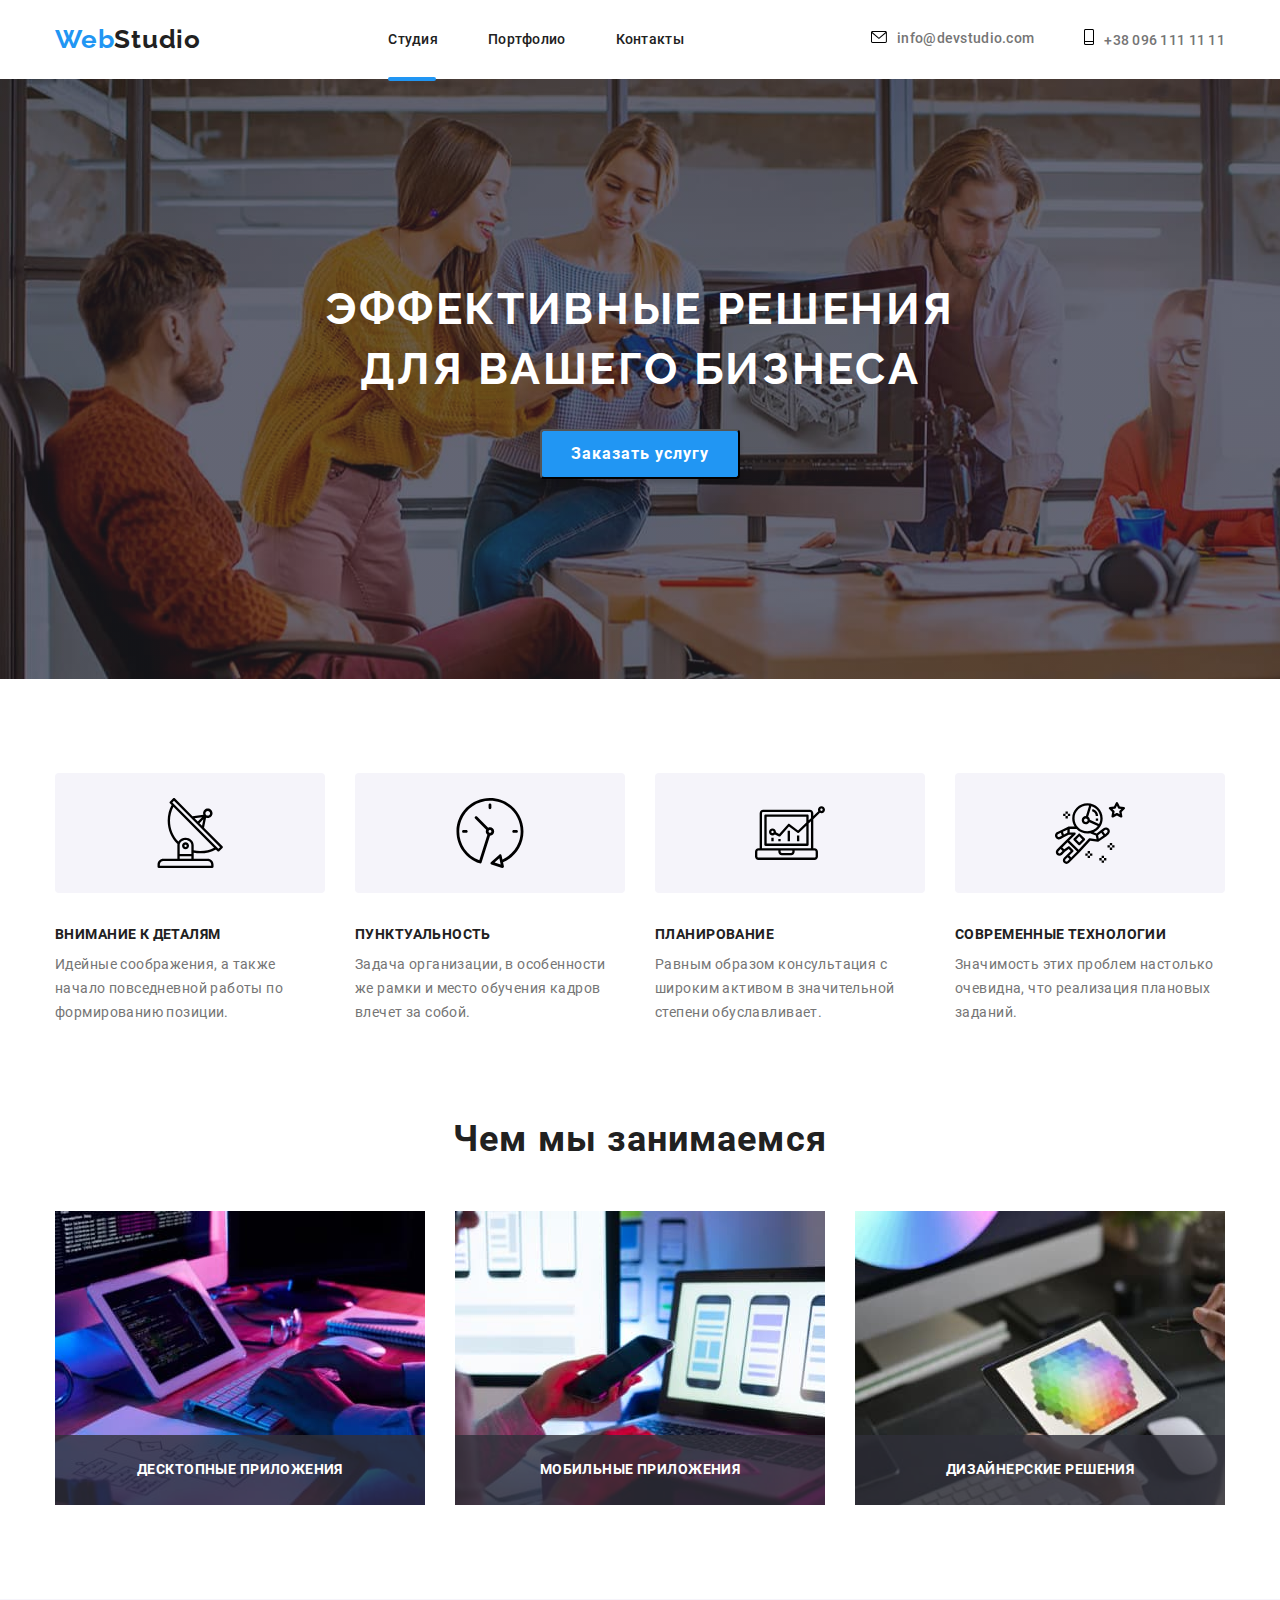
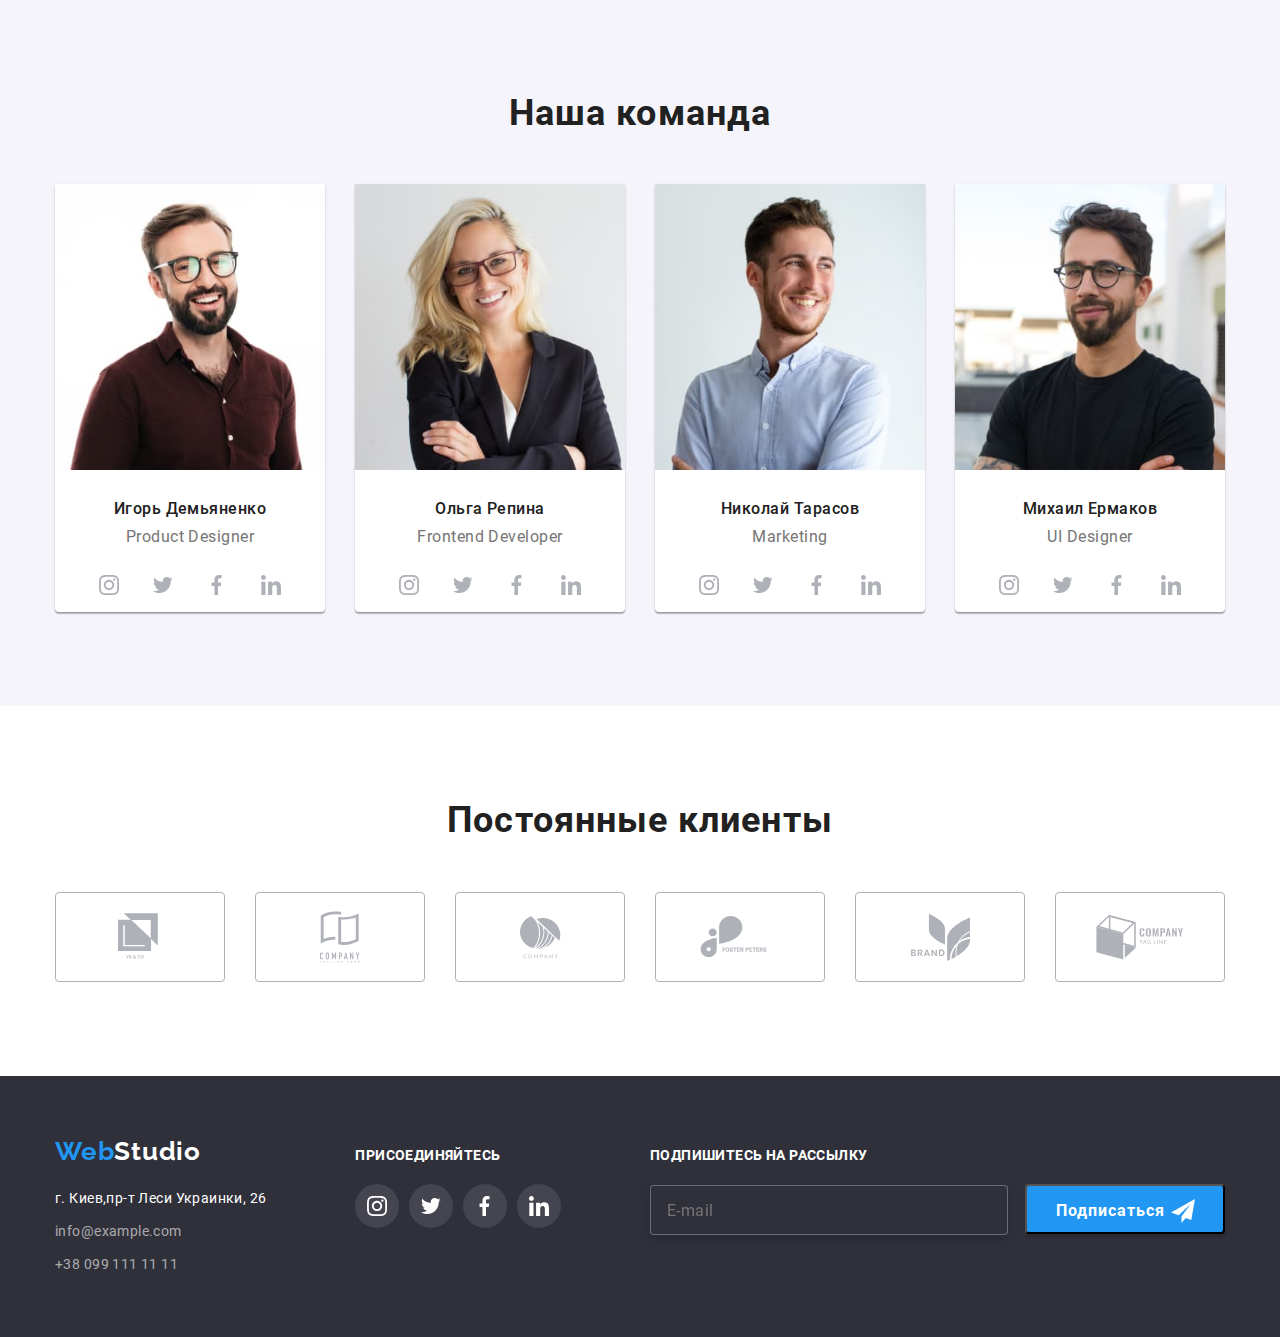
<file: index.html>
<!DOCTYPE html>
<html lang="ru">
<head>
    <meta charset="UTF-8">
    <meta http-equiv="X-UA-Compatible" content="IE=edge">
    <meta name="viewport" content="width=device-width, initial-scale=1.0">
    <title>САЙТ2</title>
    <link rel="stylesheet" href="https://cdnjs.cloudflare.com/ajax/libs/modern-normalize/1.1.0/modern-normalize.min.css">
    <link rel="stylesheet" href="./css/main.css">
</head>
<body class="body">
    
        <header class="header">
            <div class="container header__container">
            <a class="logo header__logo" href="./index.html" lang="en">Web<span class="logo__text">Studio</span></a>
            <nav class="nav">
                <ul class="nav__list">
                    <li class="nav__item nav__item--acent"><a class="nav__link nav__link--acent" href="#">Студия</a></li>
                    <li class="nav__item"><a class="nav__link" href="./portfolio.html">Портфолио</a></li>
                    <li class="nav__item"><a class="nav__link" href="#">Контакты</a></li>
                </ul>
            </nav>
            <ul class="header__list">
                <li class="header__item"><a class="header__link" href="mailto:info@devstudio.com"><svg class="header__icon" width="16" height="12"><use xlink:href="./images/sprite.svg#icon-mail"></use></svg>info@devstudio.com</a></li>
                <li class="header__item"><a class="header__link" href="tel:+380961111111"><svg class="header__icon" width="10" height="16"><use xlink:href="./images/sprite.svg#icon-phone"></use></svg>+38 096 111 11 11</a></li>
            </ul>
            </div>
            <span class="header__icon-open">
                <svg width="24px" height="16px">
                    <use xlink:href="../images/sprite.svg#burger-open"></use>
                </svg>
            </span>
            <span class="header__icon-close">
                <svg width="19px" height="19px">
                    <use xlink:href="../images/sprite.svg#burger-close"></use>
                </svg>
            </span>
        </header>
    
    
    <main>
        <!-- hero  -->
            <div class="wrap">
            <section class="hero">
                <h1 class="hero__title">Эффективные решения<br>для вашего бизнеса</h1>
                <button class="button hero__button" type="button">Заказать услугу</button>
            </section>
            </div>
        
        


        <!-- peculiarities -->
        
            <section class="peculiarities">
                <div class="container">
                <h2 class="hidden">скрыть</h2>
            
                <ul class="peculiarities__list">
                    <li class="peculiarities__item">
                        <svg class="peculiarities__image" width="270" height="120">
                            <use xlink:href="./images/sprite.svg#icon-antenna" width="70" height="70"></use>
                        </svg>
                        <p class="peculiarities__title">Внимание к деталям</p>
                        <p class="peculiarities__text">Идейные соображения, а также начало повседневной работы по формированию
                            позиции.</p>
                    </li>
                    <li class="peculiarities__item">
                        <svg class="peculiarities__image" width="270" height="120">
                            <use xlink:href="./images/sprite.svg#icon-clock" width="70" height="70"></use>
                        </svg>
                        <p class="peculiarities__title">Пунктуальность</p>
                        <p class="peculiarities__text">Задача организации, в особенности же рамки и место обучения кадров влечет за
                            собой.</p>
                    </li>
                    <li class="peculiarities__item">
                        <svg class="peculiarities__image" width="270" height="120">
                            <use xlink:href="./images/sprite.svg#icon-diagram" width="70" height="70"></use>
                        </svg>
                        <p class="peculiarities__title">Планирование</p>
                        <p class="peculiarities__text">Равным образом консультация с широким активом в значительной степени
                            обуславливает.</p>
                    </li>
                    <li class="peculiarities__item">
                        <svg class="peculiarities__image" width="270" height="120">
                            <use xlink:href="./images/sprite.svg#icon-astronaut" width="70" height="70"></use>
                        </svg>
                        <p class="peculiarities__title">Современные технологии</p>
                        <p class="peculiarities__text">Значимость этих проблем настолько очевидна, что реализация плановых заданий.
                        </p>
                    </li>
                </ul>
                </div>
            </section>
        
        


        <!-- work -->
        
            <section class="work" >
                <div class="container">
                <h2 class="title work__title">Чем мы занимаемся</h2>
                <ul class="work__list">
                    <li class="work__item">
                        <figure class="work__figure">
                            <img class="work__image" src="./images/what-are-we-doing/desktop.jpg" 
                            srcset="./images/what-are-we-doing/desktop.jpg 370w,
                            ./images/what-are-we-doing/desktop@2x.jpg 740w,
                            ./images/what-are-we-doing/desktop@3x.jpg 1110w" 
                            sizes="370px"
                                alt="комп">
                            <figcaption class="work__text">
                                Десктопные приложения
                            </figcaption>
                        </figure>
                    </li>
                    <li class="work__item">
                        <figure class="work__figure">
                            <img class="work__image" src="./images/what-are-we-doing/mobile.jpg" srcset="./images/what-are-we-doing/mobile.jpg 370w,./images/what-are-we-doing/mobile@2x.jpg 740w,./images/what-are-we-doing/mobile@3x.jpg 1110w" sizes="370px"
                                alt="мобилка">
                            <figcaption class="work__text">
                                Мобильные приложения
                            </figcaption>
                        </figure>
                    </li>
                    <li class="work__item">
                        <figure class="work__figure">
                            <img class="work__image" src="./images/what-are-we-doing/design.jpg" srcset="./images/what-are-we-doing/design.jpg 370w,./images/what-are-we-doing/design@2x.jpg 740w,./images/what-are-we-doing/design@3x.jpg 1110w" sizes="370px"
                                alt="дизайнер">
                            <figcaption class="work__text">
                                Дизайнерские решения
                            </figcaption>
                        </figure>
                    </li>
                </ul>
                </div>
            </section>
        
       


        <!-- team -->
        
            <section class="team" > 
                <div class="container">
                <h2 class="title team__title">Наша команда</h2>
                <ul class="team__list">
                    <li class="team__item">
                        <img class="team__image" src="./images/team/igor270w.jpg" srcset="./images/team/igor270w.jpg 270w,./images/team/igor540w.jpg 540w,./images/team/igor810w.jpg 810w,./images/team/igor354w.jpg 354w,./images/team/igor708w.jpg 708w,./images/team/igor1062w.jpg 1062w,./images/team/igor450w.jpg 450w,./images/team/igor900w.jpg 900w,./images/team/igor1350w.jpg 1350w" 
                        sizes="(min-width: 1600px) 270px,
                               (min-width: 768px)  354px,
                               (min-width: 480px)  450px"
                        alt="Игорь">
                        <h3 class="team__short-title">Игорь Демьяненко</h3>
                        <p class="team__text">Product Designer</p>
                        <ul class="social-list">
                            <li class="social-list__item">
                                <a class="social-list__link" href="">
                                    <svg class="social-list__icon" width="20" height="20" >
                                        <use  xlink:href="./images/sprite.svg#icon-instagram"  ></use>
                                    </svg>
                                </a>
                            </li>
                            <li class="social-list__item">
                                <a class="social-list__link" href="">
                                    <svg class="social-list__icon" width="20" height="20">
                                        <use  xlink:href="./images/sprite.svg#icon-twitter"></use>
                                    </svg>
                                </a>
                            </li>
                            <li class="social-list__item">
                                <a class="social-list__link" href="">
                                    <svg class="social-list__icon" width="20" height="20">
                                        <use  xlink:href="./images/sprite.svg#icon-facebook"></use>
                                    </svg>
                                </a>
                            </li>
                            <li class="social-list__item">
                                <a class="social-list__link" href="">
                                    <svg class="social-list__icon" width="20" height="20">
                                        <use  xlink:href="./images/sprite.svg#icon-linkedin"></use>
                                    </svg>
                                </a>
                            </li>
                        </ul>
                    </li>
                    <li class="team__item">
                        <img class="team__image" src="./images/team/olga270w.jpg" srcset="./images/team/olga270w.jpg 270w,./images/team/olga540w.jpg 540w,./images/team/olga810w.jpg 810w,./images/team/olga354w.jpg 354w,./images/team/olga708w.jpg 708w,./images/team/olga1062w.jpg 1062w,./images/team/olga450w.jpg 450w,./images/team/olga900w.jpg 900w,./images/team/olga1350w.jpg 1350w"
                        sizes="(min-width:1600px) 270px,
                               (min-width:768px) 354px,
                               (min-width:480px) 450px" 
                               alt="Ольга">
                        <h3 class="team__short-title">Ольга Репина</h3>
                        <p class="team__text">Frontend Developer</p>
                        <ul class="social-list">
                            <li class="social-list__item">
                                <a class="social-list__link" href="">
                                    <svg class="social-list__icon" width="20" height="20">
                                        <use xlink:href="./images/sprite.svg#icon-instagram"></use>
                                    </svg>
                                </a>
                            </li>
                            <li class="social-list__item">
                                <a class="social-list__link" href="">
                                    <svg class="social-list__icon" width="20" height="20">
                                        <use xlink:href="./images/sprite.svg#icon-twitter"></use>
                                    </svg>
                                </a>
                            </li>
                            <li class="social-list__item">
                                <a class="social-list__link" href="">
                                    <svg class="social-list__icon" width="20" height="20">
                                        <use xlink:href="./images/sprite.svg#icon-facebook"></use>
                                    </svg>
                                </a>
                            </li>
                            <li class="social-list__item">
                                <a class="social-list__link" href="">
                                    <svg class="social-list__icon" width="20" height="20">
                                        <use xlink:href="./images/sprite.svg#icon-linkedin"></use>
                                    </svg>
                                </a>
                            </li>
                        </ul>
                    </li>
                    <li class="team__item">
                        <img class="team__image" src="./images/team/nikolay270w.jpg" srcset="./images/team/nikolay270w.jpg 270w,./images/team/nikolay540w.jpg 540w,./images/team/nikolay810w.jpg 810w,./images/team/nikolay354w.jpg 354w,./images/team/nikolay708w.jpg 708w, ./images/team/nikolay1062w.jpg 1062w,./images/team/nikolay450w.jpg 450w,./images/team/nikolay900w.jpg 900w,./images/team/nikolay1350w.jpg 1350w"
                        sizes="(min-width:1600px) 270px,
                               (min-width:768px) 354px,
                               (min-width:480px) 450px" alt="Коля">
                        <h3 class="team__short-title">Николай Тарасов</h3>
                        <p class="team__text">Marketing</p>
                        <ul class="social-list">
                            <li class="social-list__item">
                                <a class="social-list__link" href="">
                                    <svg class="social-list__icon" width="20" height="20">
                                        <use xlink:href="./images/sprite.svg#icon-instagram"></use>
                                    </svg>
                                </a>
                            </li>
                            <li class="social-list__item">
                                <a class="social-list__link" href="">
                                    <svg class="social-list__icon" width="20" height="20">
                                        <use xlink:href="./images/sprite.svg#icon-twitter"></use>
                                    </svg>
                                </a>
                            </li>
                            <li class="social-list__item">
                                <a class="social-list__link" href="">
                                    <svg class="social-list__icon" width="20" height="20">
                                        <use xlink:href="./images/sprite.svg#icon-facebook"></use>
                                    </svg>
                                </a>
                            </li>
                            <li class="social-list__item">
                                <a class="social-list__link" href="">
                                    <svg class="social-list__icon" width="20" height="20">
                                        <use xlink:href="./images/sprite.svg#icon-linkedin"></use>
                                    </svg>
                                </a>
                            </li>
                        </ul>
                    </li>
                    <li class="team__item">
                        <img class="team__image" src="./images/team/michael270w.jpg" srcset="./images/team/michael270w.jpg 270w,./images/team/michael540w.jpg 540w,./images/team/michael810w.jpg 810w,./images/team/michael354w.jpg 354w,./images/team/michael708w.jpg 708w, ./images/team/michael1062w.jpg 1062w,./images/team/michael450w.jpg 450w,./images/team/michael900w.jpg 900w,./images/team/michael1350w.jpg 1350w"
                        sizes="(min-width:1600px) 270px,
                               (min-width:768px) 354px,
                               (min-width:480px) 450px " alt="Миша">
                        <h3 class="team__short-title">Михаил Ермаков</h3>
                        <p class="team__text">UI Designer</p>
                        <ul class="social-list">
                            <li class="social-list__item">
                                <a class="social-list__link" href="">
                                    <svg class="social-list__icon" width="20" height="20">
                                        <use xlink:href="./images/sprite.svg#icon-instagram"></use>
                                    </svg>
                                </a>
                            </li>
                            <li class="social-list__item">
                                <a class="social-list__link" href="">
                                    <svg class="social-list__icon" width="20" height="20">
                                        <use xlink:href="./images/sprite.svg#icon-twitter"></use>
                                    </svg>
                                </a>
                            </li>
                            <li class="social-list__item">
                                <a class="social-list__link" href="">
                                    <svg class="social-list__icon" width="20" height="20">
                                        <use xlink:href="./images/sprite.svg#icon-facebook"></use>
                                    </svg>
                                </a>
                            </li>
                            <li class="social-list__item">
                                <a class="social-list__link" href="">
                                    <svg class="social-list__icon" width="20" height="20">
                                        <use xlink:href="./images/sprite.svg#icon-linkedin"></use>
                                    </svg>
                                </a>
                            </li>
                        </ul>
                    </li>
                </ul>
                </div>
            </section>
        
        


        <!-- Regular customers -->
        
            <section class="clients" >
                <div class="container">
                <h2 class="title clients__title">Постоянные клиенты</h2>
                <ul class="clients__list">
                    <li class="clients__item">
                        <a href="" class="clients__link">
                            <svg class="clients__image" width="44px" height="49px" >
                                <use  xlink:href="./images/sprite.svg#icon-logo1" ></use>
                            </svg>
                        </a>
                    </li>
                    <li class="clients__item">
                       <a href="" class="clients__link">
                            <svg class="clients__image" width="40px" height="52px">
                                <use  xlink:href="./images/sprite.svg#icon-logo2" ></use>
                            </svg>
                       </a>
                    </li>
                    <li class="clients__item">
                        <a href="" class="clients__link">
                            <svg class="clients__image" width="41px" height="43px">
                                <use xlink:href="./images/sprite.svg#icon-logo3"></use>
                            </svg>
                        </a>
                    </li>
                    <li class="clients__item">
                        <a href="" class="clients__link">
                            <svg class="clients__image" width="80px" height="42px">
                                <use xlink:href="./images/sprite.svg#icon-logo4"></use>
                            </svg>
                        </a>
                    </li>
                    <li class="clients__item">
                        <a href="" class="clients__link">
                            <svg class="clients__image" width="59px" height="47px">
                                <use xlink:href="./images/sprite.svg#icon-logo5"></use>
                            </svg>
                        </a>
                    </li>
                    <li class="clients__item">
                        <a href="" class="clients__link">
                            <svg class="clients__image"  width="88px" height="45px">
                                <use xlink:href="./images/sprite.svg#icon-logo6"></use>
                            </svg>
                        </a>
                    </li>
                </ul>
                </div>
            </section>
        
       
    </main>
    
        <footer class="footer" >
            <div class="container footer__container">
                <div class="wrap-address">
                    <a class="logo footer__logo" href="./index.html" lang="en">Web<span
                            class="logo__text logo__text--white">Studio</span></a>
                    <address class="address footer__adrress">
                        <ul class="address__list">
                            <li class="address__item">
                                <a class="address__link address__link--white" href="https://goo.gl/maps/m3iPj75iMBvsvAfs8"
                                    target="blank" rel="noreferrer noopener">г. Киев,пр-т Леси Украинки, 26</a>
                            </li>
                            <li class="address__item">
                                <a class="address__link" href="mailto:info@example.com">info@example.com</a>
                            </li>
                            <li class="address__item">
                                <a class="address__link" href="tel:+380991111111">+38 099 111 11 11</a>
                            </li>
                        </ul>
                    </address>
                </div>
        
        
                <div class="block-join">
                    <p class="block-join__title">присоединяйтесь</p>
                    <ul class="social-list block-join__social-list">
                        <li class="social-list__item">
                            <a class="social-list__link social-list__link--gray" href="">
                                <svg class="social-list__icon social-list__icon--wite" width="20" height="20">
                                    <use xlink:href="./images/sprite.svg#icon-instagram"></use>
                                </svg>
                            </a>
                        </li>
                        <li class="social-list__item">
                            <a class="social-list__link social-list__link--gray" href="">
                                <svg class="social-list__icon social-list__icon--wite" width="20" height="20">
                                    <use xlink:href="./images/sprite.svg#icon-twitter"></use>
                                </svg>
                            </a>
                        </li>
                        <li class="social-list__item">
                            <a class="social-list__link social-list__link--gray" href="">
                                <svg class="social-list__icon social-list__icon--wite" width="20" height="20">
                                    <use xlink:href="./images/sprite.svg#icon-facebook"></use>
                                </svg>
                            </a>
                        </li>
                        <li class="social-list__item">
                            <a class="social-list__link social-list__link--gray" href="">
                                <svg class="social-list__icon social-list__icon--wite" width="20" height="20">
                                    <use xlink:href="./images/sprite.svg#icon-linkedin"></use>
                                </svg>
                            </a>
                        </li>
                    </ul>
                </div>
                <div class="block-subscribe">
                    <p class="block-subscribe__title">Подпишитесь на рассылку</p>
                    <div class="wrap-form">
                        <form class="form block-subscribe__form">
                            <input class="form__input" type="text" placeholder="E-mail">
                            <button class="button block-subscribe__button" type="reset">Подписаться
                                <svg class="block-subscribe__icon" width="24px" height="24px">
                                    <use xlink:href="./images/sprite.svg#icon-telegram"></use>
                                </svg>
                            </button>
                        </form>
                    </div>
                </div>
            </div>
        </footer>
    <div class="backdrop">
        <div class="modal">
            <p class="modal__title">
                Оставьте свои данные, мы вам перезвоним
            </p>
            <form class="modal__form">
                <label class="modal__label">
                    Имя
                    <span class="modal__wrap" >
                        <input class="modal__input" type="text" name="name" />
                        <svg class="modal__icon" width="18px" height="18px">
                            <use xlink:href="./images/sprite.svg#icon-person"></use>
                        </svg>
                    </span>
                    
                </label>
                <label class="modal__label">
                    <span>Телефон</span>
                    <span class="modal__wrap">
                        <input class="modal__input" type="tel" name="tel" />
                        <svg class="modal__icon" width="18px" height="18px">
                            <use xlink:href="./images/sprite.svg#phone-black"></use>
                        </svg>
                    </span>
                </label>
                <label class="modal__label">
                    <span>Почта</span>
                    <span class="modal__wrap">
                        <input class="modal__input" type="text" name="mail" />
                        <svg class="modal__icon" width="18px" height="18px">
                            <use xlink:href="./images/sprite.svg#email-black"></use>
                        </svg>
                    </span>
                </label>
                <label class="modal__label ">
                    Комментарий
                    <textarea class="modal__textarea" name="feedback" rows="5" placeholder="Введите текст"></textarea>
                </label>
                <div class="modal__checkbox-wrap">
                    <label class="modal__label-checkbox" >
                        <span class="modal__checkbox "></span>
                        <span class="modal__checkbox modal__checkbox--active"></span>
                    </label>
                    <p class="modal__text">Соглашаюсь с рассылкой и принимаю <a class="modal__link">Условия договора</a></p>
                </div>
                <span class="modal__close" tabindex="0">
                    <svg class="modal__close-icon" width="18px" height="18px">
                        <use xlink:href="./images/sprite.svg#icon-close"></use>
                    </svg>
                </span>
                <button class="button modal__button" tabindex="0" type="reset">Отправить</button>
            </form>
        </div>
    </div>
    <div class="burger-menu">
        <div class="burger">
            <nav class="burger__nav">
                <ul class="burger__list">
                    <li class="burger__item"><a class="burger__link burger__link--acent" href="#">Студия</a></li>
                    <li class="burger__item"><a class="burger__link" href="./portfolio.html">Портфолио</a></li>
                    <li class="burger__item"><a class="burger__link" href="#">Контакты</a></li>
                </ul>
            </nav>
            <div class="burger-address">
                <ul class="burger-address__list">
                    <li class="burger-address__item ">
                        <a class="burger-address__link " href="mailto:info@devstudio.com">
                            <svg class="burger-address__icon" width="16" height="12">
                                <use xlink:href="./images/sprite.svg#icon-mail"></use>
                            </svg>info@devstudio.com</a>
                    </li>
                    <li class="burger-address__item">
                        <a class="burger-address__link" href="tel:+380961111111">
                            <svg class="burger-address__icon" width="10" height="16">
                                <use xlink:href="./images/sprite.svg#icon-phone"></use>
                            </svg>+38 096 111 11 11</a>
                    </li>
                </ul>
            </div>
        </div>
        
        
    </div>
    
<script src="./modal.js"></script>
<script src="./burger.js"></script>
</body>
</html>
</file>
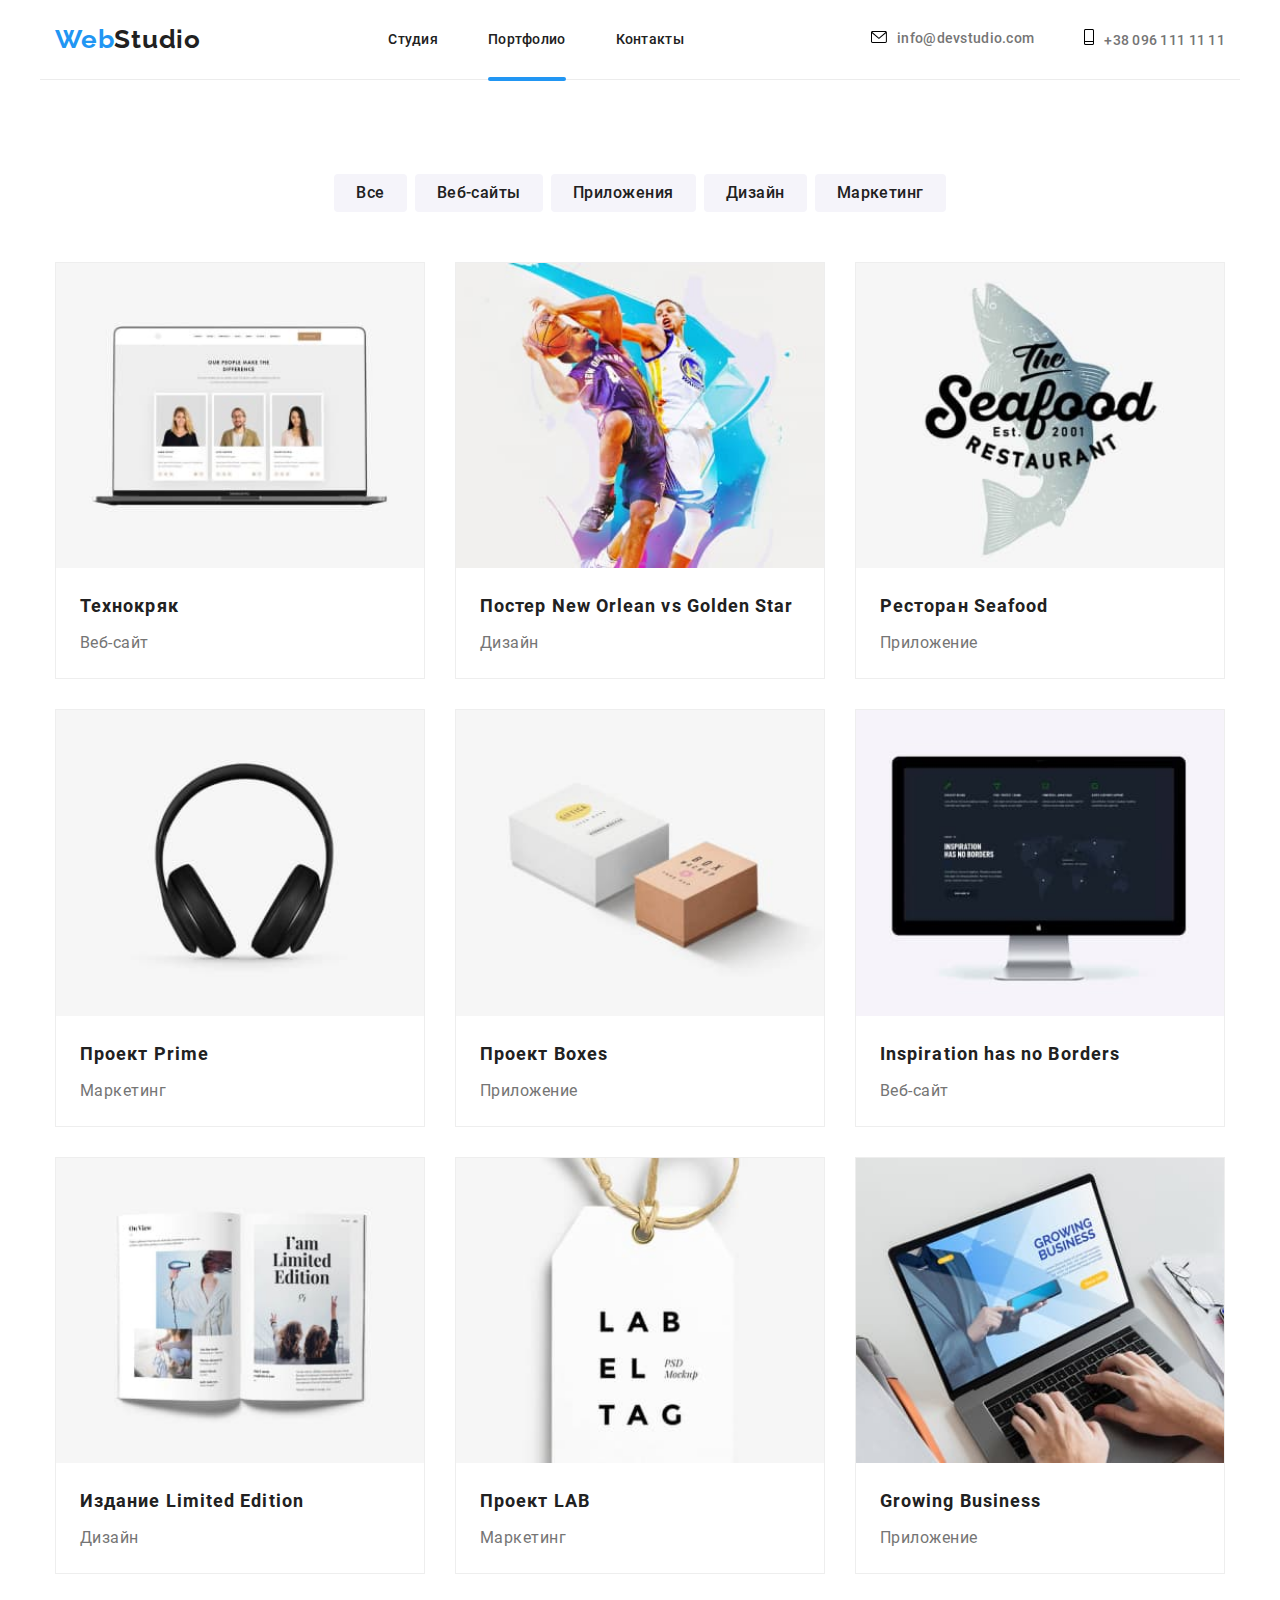
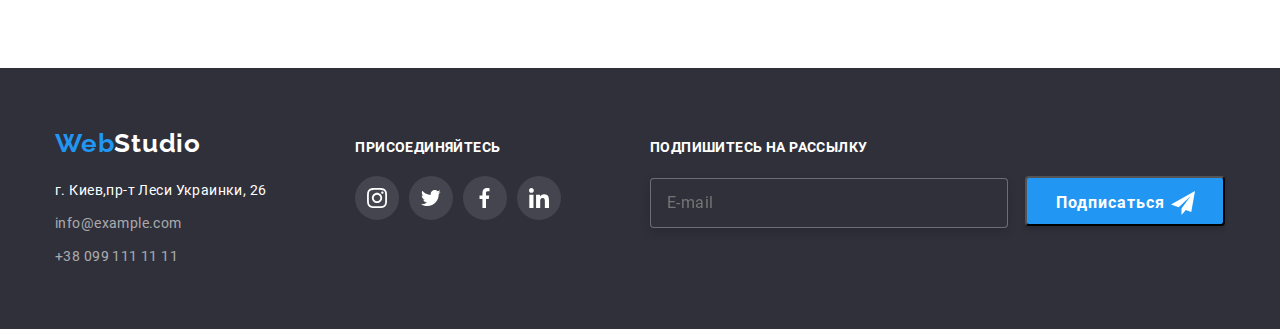
<file: portfolio.html>
<!DOCTYPE html>
<html lang="ru">

<head>
    <meta charset="UTF-8">
    <meta http-equiv="X-UA-Compatible" content="IE=edge">
    <meta name="viewport" content="width=device-width, initial-scale=1.0">
    <title>САЙТ</title>
    <link rel="stylesheet" href="https://cdnjs.cloudflare.com/ajax/libs/modern-normalize/1.0.0/modern-normalize.min.css" />
    <link rel="stylesheet" href="./css/main.css">
</head>

<body>
    
    <header class="header">
        <div class="container header__container header__container--gray">
            <a class="logo header__logo" href="./index.html" lang="en">Web<span class="logo__text">Studio</span></a>
            <nav class="nav">
                <ul class="nav__list">
                    <li class="nav__item nav__item--acent"><a class="nav__link " href="./index.html">Студия</a></li>
                    <li class="nav__item"><a class="nav__link nav__link--current" href="#">Портфолио</a></li>
                    <li class="nav__item"><a class="nav__link" href="#">Контакты</a></li>
                </ul>
            </nav>
            <ul class="header__list">
                <li class="header__item"><a class="header__link" href="mailto:info@devstudio.com"><svg class="header__icon"
                            width="16" height="12">
                            <use xlink:href="./images/sprite.svg#icon-mail"></use>
                        </svg>info@devstudio.com</a></li>
                <li class="header__item"><a class="header__link" href="tel:+380961111111"><svg class="header__icon"
                            width="10" height="16">
                            <use xlink:href="./images/sprite.svg#icon-phone"></use>
                        </svg>+38 096 111 11 11</a></li>
            </ul>
            <span class="header__icon-open">
                <svg width="24px" height="16px">
                    <use xlink:href="./images/sprite.svg#burger-open"></use>
                </svg>
            </span>
            <span class="header__icon-close">
                <svg width="19px" height="19px">
                    <use xlink:href="./images/sprite.svg#burger-close"></use>
                </svg>
            </span>
        </div>
    </header>

    
    <main class="main">
        <section class="page-portfolio">
            <h1 class="hidden">hide h</h1>
            <div class="button-set container ">
                <ul class="button-set__list">
                    <li class="button-set__item">
                        <button class=" button-set__button" type="button"> <span class="button-set__text">Все</span></button>
                    </li>
                    <li class="button-set__item">
                        <button class=" button-set__button" type="button"><span class="button-set__text">Веб-сайты</span></button>
                    </li>
                    <li class="button-set__item">
                        <button class=" button-set__button" type="button"><span class="button-set__text">Приложения</span></button>
                    </li>
                    <li class="button-set__item">
                        <button class=" button-set__button" type="button"><span class="button-set__text">Дизайн</span></button>
                    </li>
                    <li class="button-set__item">
                        <button class=" button-set__button" type="button"><span class="button-set__text">Маркетинг</span></button>
                    </li>
                </ul>
            </div>
            <div class="card-set container" >
                    <ul class="card-set__list">
                        <li class="card-set__item">
                            <img class="card-set__image" src="./images/cards/desctop370w.jpg" srcset="./images/cards/desctop370w.jpg 370w,./images/cards/desctop740w.jpg 740w,./images/cards/desctop1110w.jpg 1110w,./images/cards/desctop354w.jpg 354w,./images/cards/desctop708w.jpg 708w,./images/cards/desctop1062w.jpg 1062w,./images/cards/desctop450w.jpg 450w,./images/cards/desctop900w.jpg 900w,./images/cards/desctop1350w.jpg 1350w"
                            sizes="(min-width:1600px) 370px,
                                   (min-width:768px) 354px,
                                   (min-width:480px) 450px" alt="Лого технокряка">
                            <p class="card-set__content">Технокряк это современная площадка распространения коронавируса. Компании используют эту платформу для цифрового
                            шпионажа и атак на защищённые сервера конкурентов.</p>
                            <h2 class="card-set__title">Технокряк</h2>
                            <p class="card-set__text">Веб-сайт</p>
                        </li>
                        <li class="card-set__item">
                            <img class="card-set__image" src="./images/cards/boys370w.jpg"  srcset="./images/cards/boys370w.jpg 370w,./images/cards/boys740w.jpg 740w,./images/cards/boys1110w.jpg 1110w,./images/cards/boys354w.jpg 354w,./images/cards/boys708w.jpg 708w,./images/cards/boys1062w.jpg 1062w,./images/cards/boys450w.jpg 450w,./images/cards/boys900w.jpg 900w,./images/cards/boys1350w.jpg 1350w"
                            sizes="(min-width:1600px) 370px,
                                   (min-width:768px) 354px,
                                   (min-width:480px) 450px" alt="Баскетболисты">
                            <p class="card-set__content">Технокряк это современная площадка распространения коронавируса. Компании используют эту платформу для цифрового
                            шпионажа и атак на защищённые сервера конкурентов.</p>
                            <h2 class="card-set__title">Постер New Orlean vs Golden Star</h2>
                            <p class="card-set__text">Дизайн</p>
                        </li>
                        <li class="card-set__item">
                            <img class="card-set__image" src="./images/cards/fish370w.jpg"  srcset="./images/cards/fish370w.jpg 370w,./images/cards/fish740w.jpg 740w,./images/cards/fish1110w.jpg 1110w,./images/cards/fish354w.jpg 354w,./images/cards/fish708w.jpg 708w,./images/cards/fish1062w.jpg 1062w,./images/cards/fish450w.jpg 450w,./images/cards/fish900w.jpg 900w,./images/cards/fish1350w.jpg 1350w"
                            sizes="(min-width:1600px) 370px,
                                   (min-width:768px) 354px,
                                   (min-width:480px) 450px" alt="Лого ресторана">
                            <p class="card-set__content">Технокряк это современная площадка распространения коронавируса. Компании используют эту платформу для цифрового
                            шпионажа и атак на защищённые сервера конкурентов.</p>
                            <h2 class="card-set__title">Ресторан Seafood</h2>
                            <p class="card-set__text">Приложение</p>
                        </li>
                        <li class="card-set__item">
                            <img class="card-set__image" src="./images/cards/headphones370w.jpg"  srcset="./images/cards/headphones370w.jpg 370w,./images/cards/headphones740w.jpg 740w,./images/cards/headphones1110w.jpg 1110w,./images/cards/headphones354w.jpg 354w,./images/cards/headphones708w.jpg 708w,./images/cards/headphones1062w.jpg 1062w,./images/cards/headphones450w.jpg 450w,./images/cards/headphones900w.jpg 900w,./images/cards/headphones1350w.jpg 1350w"
                            sizes="(min-width:1600px) 370px,
                                   (min-width:768px) 354px,
                                   (min-width:480px) 450px" alt="фото наушников">
                            <p class="card-set__content">Технокряк это современная площадка распространения коронавируса. Компании используют эту платформу для цифрового
                            шпионажа и атак на защищённые сервера конкурентов.</p>
                            <h2 class="card-set__title">Проект Prime</h2>
                            <p class="card-set__text">Маркетинг</p>
                        </li>
                        <li class="card-set__item">
                            <img class="card-set__image" src="./images/cards/boxes370w.jpg" srcset="./images/cards/boxes370w.jpg 370w,./images/cards/boxes740w.jpg 740w,./images/cards/boxes1110w.jpg 1110w,./images/cards/boxes354w.jpg 354w,./images/cards/boxes708w.jpg 708w,./images/cards/boxes1062w.jpg 1062w,./images/cards/boxes450w.jpg 450w,./images/cards/boxes900w.jpg 900w,./images/cards/boxes1350w.jpg 1350w"
                            sizes="(min-width:1600px) 370px,
                                   (min-width:768px) 354px,
                                   (min-width:480px) 450px"  alt="коробки">
                            <p class="card-set__content">Технокряк это современная площадка распространения коронавируса. Компании используют эту платформу для цифрового
                            шпионажа и атак на защищённые сервера конкурентов.</p>
                            <h2 class="card-set__title">Проект Boxes</h2>
                            <p class="card-set__text">Приложение</p>
                        </li>
                        <li class="card-set__item">
                            <img class="card-set__image" src="./images/cards/website370w.jpg"  srcset="./images/cards/website370w.jpg 370w,./images/cards/website740w.jpg 740w,./images/cards/website1110w.jpg 1110w,./images/cards/website354w.jpg 354w,./images/cards/website708w.jpg 708w,./images/cards/website1062w.jpg 1062w,./images/cards/website450w.jpg 450w,./images/cards/website900w.jpg 900w,./images/cards/website1350w.jpg 1350w"
                            sizes="(min-width:1600px) 370px,
                                   (min-width:768px) 354px,
                                   (min-width:480px) 450px" alt="сайт">
                            <p class="card-set__content">Технокряк это современная площадка распространения коронавируса. Компании используют эту платформу для цифрового
                            шпионажа и атак на защищённые сервера конкурентов.</p>
                            <h2 class="card-set__title">Inspiration has no Borders</h2>
                            <p class="card-set__text">Веб-сайт</p>
                        </li>
                        <li class="card-set__item">
                            <img class="card-set__image" src="./images/cards/book370w.jpg" srcset="./images/cards/book370w.jpg 370w,./images/cards/book740w.jpg 740w,./images/cards/book1110w.jpg 1110w,./images/cards/book354w.jpg 354w,./images/cards/book708w.jpg 708w,./images/cards/book1062w.jpg 1062w,./images/cards/book450w.jpg 450w,./images/cards/book900w.jpg 900w,./images/cards/book1350w.jpg 1350w"
                            sizes="(min-width:1600px) 370px,
                                   (min-width:768px) 354px,
                                   (min-width:480px) 450px" alt="книга">
                            <p class="card-set__content">Технокряк это современная площадка распространения коронавируса. Компании используют эту платформу для цифрового
                            шпионажа и атак на защищённые сервера конкурентов.</p>
                            <h2 class="card-set__title">Издание Limited Edition</h2>
                            <p class="card-set__text">Дизайн</p>
                        </li>
                        <li class="card-set__item">
                            <img class="card-set__image" src="./images/cards/lab370w.jpg" srcset="./images/cards/lab370w.jpg 370w,./images/cards/lab740w.jpg 740w,./images/cards/lab1110w.jpg 1110w,./images/cards/lab354w.jpg 354w,./images/cards/lab708w.jpg 708w,./images/cards/lab1062w.jpg 1062w,./images/cards/lab450w.jpg 450w,./images/cards/lab900w.jpg 900w,./images/cards/lab1350w.jpg 1350w"
                            sizes="(min-width:1600px) 370px,
                                   (min-width:768px) 354px,
                                   (min-width:480px) 450px" alt="логотип">
                            <p class="card-set__content">Технокряк это современная площадка распространения коронавируса. Компании используют эту платформу для цифрового
                            шпионажа и атак на защищённые сервера конкурентов.</p>
                            <h2 class="card-set__title">Проект LAB</h2>
                            <p class="card-set__text">Маркетинг</p>
                        </li>
                        <li class="card-set__item">
                            <img class="card-set__image" src="./images/cards/laptop370w.jpg" srcset="./images/cards/laptop370w.jpg 370w,./images/cards/laptop740w.jpg 740w,./images/cards/laptop1110w.jpg 1110w,./images/cards/laptop354w.jpg 354w,./images/cards/laptop708w.jpg 708w,./images/cards/laptop1062w.jpg 1062w,./images/cards/laptop450w.jpg 450w,./images/cards/laptop900w.jpg 900w,./images/cards/laptop1350w.jpg 1350w"
                            sizes="(min-width:1600px) 370px,
                                   (min-width:768px) 354px,
                                   (min-width:480px) 450px" alt="ноутбук">
                            <p class="card-set__content">Технокряк это современная площадка распространения коронавируса. Компании используют этуплатформу для цифрового
                            шпионажа и атак на защищённые сервера конкурентов.</p>
                            <h2 class="card-set__title">Growing Business</h2>
                            <p class="card-set__text">Приложение</p>
                        </li>
                    </ul>
               </div>
        </section>
    </main>
    <footer class="footer ">
        <div class="container footer__container">
            <div class="wrap-address">
                <a class="logo footer__logo" href="./index.html" lang="en">Web<span
                        class="logo__text logo__text--white">Studio</span></a>
                <address class="address footer__adrress">
                    <ul class="address__list">
                        <li class="address__item">
                            <a class="address__link address__link--white" href="https://goo.gl/maps/m3iPj75iMBvsvAfs8" target="blank"
                                rel="noreferrer noopener">г. Киев,пр-т Леси Украинки, 26</a>
                        </li>
                        <li class="address__item">
                            <a class="address__link" href="mailto:info@example.com">info@example.com</a>
                        </li>
                        <li class="address__item">
                            <a class="address__link" href="tel:+380991111111">+38 099 111 11 11</a>
                        </li>
                    </ul>
                </address>
            </div>
        
        
        <div class="block-join">
            <p class="block-join__title">присоединяйтесь</p>
            <ul class="social-list block-join__social-list">
                <li class="social-list__item">
                    <a class="social-list__link social-list__link--gray" href="">
                        <svg class="social-list__icon social-list__icon--wite" width="20" height="20">
                            <use xlink:href="./images/sprite.svg#icon-instagram"></use>
                        </svg>
                    </a>
                </li>
                <li class="social-list__item">
                    <a class="social-list__link social-list__link--gray" href="">
                        <svg class="social-list__icon social-list__icon--wite" width="20" height="20">
                            <use xlink:href="./images/sprite.svg#icon-twitter"></use>
                        </svg>
                    </a>
                </li>
                <li class="social-list__item">
                    <a class="social-list__link social-list__link--gray" href="">
                        <svg class="social-list__icon social-list__icon--wite" width="20" height="20">
                            <use xlink:href="./images/sprite.svg#icon-facebook"></use>
                        </svg>
                    </a>
                </li>
                <li class="social-list__item">
                    <a class="social-list__link social-list__link--gray" href="">
                        <svg class="social-list__icon social-list__icon--wite" width="20" height="20">
                            <use xlink:href="./images/sprite.svg#icon-linkedin"></use>
                        </svg>
                    </a>
                </li>
            </ul>
        </div>
        <div class="block-subscribe">
            <p class="block-subscribe__title">Подпишитесь на рассылку</p>
            <div class="wrap-form">
                <form class="form block-subscribe__form">
                    <input class="form__input" type="text" placeholder="E-mail">
                    <button class="button block-subscribe__button" type="reset">Подписаться
                        <svg class="block-subscribe__icon" width="24px" height="24px">
                            <use xlink:href="./images/sprite.svg#icon-telegram"></use>
                        </svg>
                    </button>
                </form>
            </div>
        </div>
        </div>
    </footer>
    <div class="burger-menu">
        <div class="burger">
            <nav class="burger__nav">
                <ul class="burger__list">
                    <li class="burger__item"><a class="burger__link " href="./index.html">Студия</a></li>
                    <li class="burger__item"><a class="burger__link  burger__link--current" href="#">Портфолио</a></li>
                    <li class="burger__item"><a class="burger__link" href="#">Контакты</a></li>
                </ul>
            </nav>
            <div class="burger-address">
                <ul class="burger-address__list">
                    <li class="burger-address__item ">
                        <a class="burger-address__link " href="mailto:info@devstudio.com">
                            <svg class="burger-address__icon" width="16" height="12">
                                <use xlink:href="./images/sprite.svg#icon-mail"></use>
                            </svg>info@devstudio.com</a>
                    </li>
                    <li class="burger-address__item">
                        <a class="burger-address__link" href="tel:+380961111111">
                            <svg class="burger-address__icon" width="10" height="16">
                                <use xlink:href="./images/sprite.svg#icon-phone"></use>
                            </svg>+38 096 111 11 11</a>
                    </li>
                </ul>
            </div>
        </div>
        
    </div>
    <script src="./burger.js"></script>
</body>

</html>
</file>
<file: css/main.css>
@font-face {
  font-family: "Releway";
  font-style: normal;
  font-weight: 700;
  font-display: swap;
  src: url(../fonts/Raleway-Bold.ttf);
}
@font-face {
  font-family: "Roboto-bold";
  font-style: normal;
  font-weight: 700;
  font-display: swap;
  src: url(../fonts/Roboto-Bold.ttf);
}
@font-face {
  font-family: "Roboto-medium";
  font-style: normal;
  font-weight: 500;
  font-display: swap;
  src: url(../fonts/Roboto-Medium.ttf);
}

@font-face {
  font-family: "Roboto-regular";
  font-style: normal;
  font-weight: 400;
  font-display: swap;
  src: url(../fonts/Roboto-Regular.ttf);
}
:root {
  --logoFont: "Releway";
  --mainFont: "Roboto-regular";
  --titleFont: "Roboto-bold";
  --subtitleFont: "Roboto-medium";
  --acentColor: #2196f3;
  --mainColor: #757575;
  --titleColor: #212121;
  --mainTitleColor: #ffffff;
}

* {
  padding: 0;
  margin: 0;
}

.container {
  max-width: 1200px;
  margin: 0 auto;
  padding: 0 15px;
}
@media screen and (min-width:768px) and (max-width:1199px){
  .container{
    min-width: 768px;
    margin: 0 auto;
    padding: 0 15px;
  }
}
@media screen and (min-width:480px) and (max-width:767px) {
 
  .container {
    min-width: 480px;
    margin: 0 auto;
    padding: 0 15px;
  }
}

img{
  display: block;
  max-width: 100%;
  height: auto
}
body {
  background-color: var(--mainTitleColor);
  color: var(--mainColor);
}

a {
  text-decoration: none;
}

ul {
  list-style: none;
}

.button {
  width: 200px;
  height: 50px;
  background: var(--acentColor);
  box-shadow: 0px 4px 4px rgba(0, 0, 0, 0.15);
  border-radius: 4px;
  font-family: var(--titleFont);
  font-size: 16px;
  line-height: 1.87;
  align-items: center;
  text-align: center;
  letter-spacing: 0.06em;
  color: var(--mainTitleColor);
}

.title {
  font-family: var(--titleFont);
  font-size: 36px;
  line-height: 1.16;
  text-align: center;
  letter-spacing: 0.03em;
  color: #212121;
  margin-top: 94px;
  margin-bottom: 50px;
}

.hidden {
  visibility: hidden;
  position: absolute;
}
/* header  */
@media screen and (min-width:480px) and (max-width:767px) {
  .header{
    width: 480px;
    margin-left: auto;
    margin-right: auto;
    display: block;
    position: relative;
  }
  
}
@media screen and (min-width:768px) and (max-width:1199px) {
  .header {
    width: 768px;
    margin-left: auto;
    margin-right: auto;
    display: block;
  }

}
.header__container {
  display: flex;
  justify-content: space-between;
  align-items: center;
  padding-bottom: 24px;
  padding-top: 24px;
}
@media screen and (min-width:480px) and (max-width:767px) {
  .header__container {
    padding-top: 16px;
    padding-bottom: 16px;
  }
}

.header__icon {
  margin-right: 10px;
}

.logo {
  font-family: var(--logoFont);
  font-size: 26px;
  line-height: 1.19;
  letter-spacing: 0.03em;
  color: var(--acentColor);
}
@media screen and (min-width:480px) and (max-width:767px) {
  .logo{
    font-size: 24px;
    line-height: 1.16;
  }
}
@media screen and (min-width:768px) and (max-width:1199px){
  .logo{
  font-size: 24px;
  line-height: 1.16;
  }
}

.logo__text {
  color: var(--titleColor);
}

/* nav */

.nav__list {
  display: flex;
}
/* .nav__list--show{
display: flex;
} */
@media screen and (min-width:480px) and (max-width:767px) {
  .nav__list{
    display: none;
  }
  
}
.nav__item:not(:last-child) {
  margin-right: 50px;
}

.nav__link {
  font-family: var(--subtitleFont);
  font-size: 14px;
  line-height: 1.14;
  letter-spacing: 0.02em;
  color: var(--titleColor);
}
.nav__link--acent::after {
  display: block;
  content: "";
  border-radius: 2px;
  width: 48px;
  height: 4px;
  background-color: var(--acentColor);
  position: absolute;
  margin-top: 28px;
}
@media screen and (min-width:768px) and (max-width:1199px) {
  .nav__link--acent::after {
    display: block;
    content: "";
    border-radius: 2px;
    width: 48px;
    height: 4px;
    background-color: var(--acentColor);
    position: absolute;
    margin-top: 35px;
  }
}
.nav__link:hover,
.nav__link:focus {
  color: var(--acentColor);
  cursor: pointer;
}

/* header__list */
.header__list {
  display: flex;
  
}
@media screen and (min-width:480px) and (max-width:767px) {
  .header__list {
    display: none;
  }
}
@media screen and (min-width:768px) and (max-width:1199px){
  .header__list{
    display: block;
  }
}
.header__item:not(:last-child) {
  margin-right: 50px;
}
@media screen and (min-width:768px) and (max-width:1199px){
  .header__item:not(:last-child) {
    margin-bottom: 10px;
    margin-right: 0px;
  }
}
.header__link {
  font-family: var(--subtitleFont);
  font-size: 14px;
  line-height: 1.14;
  letter-spacing: 0.02em;
  color: var(--mainColor);
}
@media screen and (min-width:768px) and (max-width:1199px) {
  .header__link {
    font-size: 12px;
    line-height: 1.16;
  }
}

.header__link:hover,
.header__link:focus {
  color: var(--acentColor);
  fill: var(--acentColor);
  cursor: pointer;
}


/* main */
/* hero */
.wrap {
  max-width: 1600px;
  display: block;
  margin-right: auto;
  margin-left: auto;
}
@media screen and (min-width:480px) and (max-width:767px) {
  .wrap{
    display: block;
    margin-left: auto;
    margin-right: auto;
    width: 480px;
  }
}
@media screen and (min-width:768px) and (max-width:1199px) {
  .wrap {
    display: block;
    margin-left: auto;
    margin-right: auto;
    width: 768px;
  }
} 
.wrap--hide {
  display: none;
}
.hero {
  background-image: linear-gradient(
      rgba(47, 48, 58, 0.4),
      rgba(47, 48, 58, 0.4)
    ),
    url("../images/hero/hero1600w.jpg");
  padding-top: 200px;
  padding-bottom: 200px;
  background-repeat: no-repeat;
}
@media screen and (min-device-pixel-ratio: 2),
screen and (-webkit-min-device-pixel-ratio: 2),
screen and (-o-min-device-pixel-ratio: 2/1),
screen and (min-resolution: 192dpi),
screen and (min-resolution: 2dppx) {
  .hero {
    background-image: url("../images/hero/hero3200w.jpg");
  }
}
@media screen and (min-device-pixel-ratio: 3),
screen and (min-resolution: 288dpi),
screen and (min-resolution: 3dppx) {
  .hero {
    background-image: url("../images/hero/hero4800w.jpg");
  }
}
 @media screen and (min-width:480px) and (max-width:767px) {
  .hero{
    background-image: url("../images/hero/hero480w.jpg");
    width: 480px;
    height: 400px;
    background-size: contain;
    display: flex;
    flex-wrap: wrap;
    justify-content: center;
    align-content: center;
  }
}
@media only screen and (min-device-width : 480px) and (max-device-width : 767px)  and (-webkit-min-device-pixel-ratio: 2)
{
  .hero {
    background-image: url("../images/hero/hero960w.jpg");
  }
  }
@media only screen and (min-width:480px) and (max-width:767px) and (-webkit-min-device-pixel-ratio: 3) {
  .hero {
    background-image: url("../images/hero/hero1440w.jpg");
  } 
}
 @media screen and (min-width:768px) and (max-width:1199px) {
   .hero{
     background-image: url("../images/hero/hero768w.jpg");
     padding-top: 118px;
     padding-bottom: 118px;
   }
 }
 @media only screen and (min-width:768px) and (max-width:1199px) and (-webkit-min-device-pixel-ratio: 2) {
  .hero {
    background-image: url("../images/hero/hero1536w.jpg");
    background-size: contain;
  }
 }
@media only screen and (min-width:768px) and (max-width:1199px) and (-webkit-min-device-pixel-ratio: 3) {
  .hero {
    background-image: url("../images/hero/hero2304w.jpg");
    background-size: contain;
  }
}
.hero__title {
  font-family: var(--logoFont);
  font-weight: 900;
  font-size: 44px;
  line-height: 1.36;
  text-align: center;
  letter-spacing: 0.06em;
  text-transform: uppercase;
  color: var(--mainTitleColor);
  margin-bottom: 30px;
}
@media screen and (min-width:480px) and (max-width:767px) {
  .hero__title{
    font-size: 26px;
    line-height: 1.61;
  }
}
@media screen and (min-width:768px) and (max-width:1199px) {
  .hero__title{
    font-size: 26px;
    line-height: 1.61;
  }
  
}
.hero__button {
  margin-left: auto;
  margin-right: auto;
  display: block;
}

/* peculiarities */
.peculiarities {
  margin-top: 94px;
}
@media screen and (min-width:480px) and (max-width:767px) {
  .peculiarities{
    margin-top: 60px;
    display: block;
    margin-left: auto;
    margin-right: auto;
    width: 480px;
    }
}
@media screen and (min-width:768px) and (max-width:1199px) {
  .peculiarities {
    margin-top: 60px;
    display: block;
    margin-left: auto;
    margin-right: auto;
    width: 768px;
  }
}
.peculiarities__list {
  display: flex;
}
@media screen and (min-width:480px) and (max-width:767px) {
  .peculiarities__list {
    flex-direction: column;
  }
}
@media screen and (min-width:768px) and (max-width:1199px) {
  .peculiarities__list {
    flex-wrap: wrap;
    margin-right: -30px;
  }
}
@media screen and (min-width:480px) and (max-width:767px) {
  .peculiarities__item{
    display: flex;
    flex-direction: column;
    align-items: center;
    justify-content: center;
  }
}
@media screen and (min-width:768px) and (max-width:1199px) {
  .peculiarities__item {
   flex-basis: calc(100% / 2 - 30px);
  }
}
.peculiarities__item:not(:last-child) {
  margin-right: 30px;
}
@media screen and (min-width:480px) and (max-width:767px) {
  .peculiarities__item:not(:last-child) {
    margin-right: 0px;
  }
}
@media screen and (min-width:768px) and (max-width:1199px) {
  .peculiarities__item:not(:last-child) {
    margin-right: 0px;
  }
  .peculiarities__item:nth-child(2n+1){
    margin-right: 30px;
  }
  .peculiarities__item:nth-child(-n+2) {
   margin-bottom: 20px;
  }
}
.peculiarities__image {
  background: #f5f4fa;
  border-radius: 4px;
  padding-left: 100px;
  padding-right: 100px;
  padding-top: 25px;
  padding-bottom: 25px;
  margin-bottom: 30px;
}
@media screen and (min-width:480px) and (max-width:767px) {
  .peculiarities__image {
    width: 100%;
    padding-left: 190px;
    padding-right: 190px;
  }
}
@media screen and (min-width:768px) and (max-width:1199px) {
  .peculiarities__image {
    width: 100%;
    padding-left: 142px;
    padding-right: 142px;
  }
}
.peculiarities__title {
  font-family: var(--titleFont);
  font-size: 14px;
  line-height: 1.14;
  letter-spacing: 0.03em;
  text-transform: uppercase;
  color: var(--titleColor);
  margin-bottom: 10px;
}
.peculiarities__text {
  font-family: var(--mainFont);
  font-size: 14px;
  line-height: 1.71;
  letter-spacing: 0.03em;
  color: var(--mainColor);
}

/* work */
@media screen and (min-width:480px) and (max-width:767px) {
  .work{
    display: none;
  }
  
}
@media screen and (min-width:768px) and (max-width:1199px) {
  .work {
    display: none;
  }

}
.work__list {
  display: flex;
}
.work__item:not(:last-child){
  margin-right: 30px;
}
.work__figure{
  position: relative;
}
.work__text {
  font-family: var(--titleFont);
  font-size: 14px;
  line-height: 1.14;
  text-align: center;
  letter-spacing: 0.03em;
  text-transform: uppercase;
  color: var(--mainTitleColor);
  position: absolute;
  display: block;
  width: 370px;
  height: 70px;
  background: rgba(47, 48, 58, 0.8);
  text-align: center;
  padding-top: 27px;
  padding-bottom: 27px;
  left: 0px;
  bottom: 0px;
  }


/* team */
.team{
      background: #F5F4FA;
      padding-top: 94px;
      padding-bottom: 94px;
      max-width: 1600px;
      margin-top: 94px;
      display: block;
      margin-left: auto;
      margin-right: auto;
}
@media screen and (min-width:480px) and (max-width:767px) {
  .team{
    margin-top: 60px;
    padding-top: 60px;
    padding-bottom: 60px;
    display: block;
    margin-left: auto;
    margin-right: auto;
    width: 480px;
  }
  
}
@media screen and (min-width:768px) and (max-width:1199px) {
  .team {
    margin-top: 60px;
    padding-top: 60px;
    padding-bottom: 60px;
    display: block;
    margin-left: auto;
    margin-right: auto;
    width: 768px;
  }

}
.team__title{
  margin-top: 0px;
}
.team__list {
  display: flex;
}
@media screen and (min-width:480px) and (max-width:767px) {
  .team__list{
    flex-direction: column;
  }
  
}
@media screen and (min-width:768px) and (max-width:1199px) {
  .team__list {
    flex-wrap: wrap;
  }

}
.team__item{
      width: 270px;
      height: 428px;
      padding-bottom: 30px;
      background: #FFFFFF;
      box-shadow: 0px 1px 3px rgb(0 0 0 / 12%),
      0px 1px 1px rgb(0 0 0 / 14%),
      0px 2px 1px rgb(0 0 0 / 20%);
      border-radius: 0px 0px 4px 4px;
      }
@media screen and (min-width:480px) and (max-width:767px) {
  .team__item{
    width: 450px;
    height: 622px;
  }
}
.team__item:not(:last-child){
  margin-right: 30px;
}
@media screen and (min-width:480px) and (max-width:767px) {
  .team__item:not(:last-child) {
    margin-right: 0px;
    margin-bottom: 30px;
  }
}
@media screen and (min-width:768px) and (max-width:1199px) {
  .team__item {
    flex-basis: calc(100 / 2 - 30px);
    width: 354px;
    height: 536px;
  }
  .team__item:not(:last-child) {
    margin-right: 0px;
  }
  .team__item:nth-child(2n+1){
    margin-right: 30px;
  }
  .team__item:nth-child(-n+2) {
    margin-bottom: 30px;
  }
}
.team__short-title {
  font-family: var(--subtitleFont);
  font-size: 16px;
  line-height: 1.18;
  text-align: center;
  letter-spacing: 0.03em;
  color: #212121;
  margin-top: 30px;
  font-weight: 500; 
  /* НЕ ПОЙМУ ПОЧЕМУ ОТВАЛИЛОСЬ */
}
.team__text {
  font-family: var(--mainFont);
  font-size: 16px;
  line-height: 1.18;
  text-align: center;
  letter-spacing: 0.03em;
  color: var(--mainColor);
  margin-top: 10px;
}
.social-list{
  margin-top: 16px;
  display: flex;
  justify-content: center;
  
}
.social-list__item:not(:last-child){
  margin-right: 10px;
}
.social-list__link{
  width: 44px;
  height: 44px;;
  border-radius: 50px;
  display: flex;
  justify-content: center;
  align-items: center;
  color: #AFB1B8;
  }
  .social-list__link--gray{
    background-color: rgba(255, 255, 255, 0.1);;
  }
  .social-list__link:hover{
    background-color: #2196f3;
    color: #FFFFFF;
  }
  .social-list__icon{
    fill: currentColor;
  }
.social-list__icon--wite{
  fill: #FFFFFF;
}


@media screen and (min-width:480px) and (max-width:767px) {
  .clients {
    display: block;
    margin-left: auto;
    margin-right: auto;
    width: 480px;
  }
}
@media screen and (min-width:768px) and (max-width:1199px) {
  .clients {
    display: block;
    margin-left: auto;
    margin-right: auto;
    width: 768px;
  }
}
@media screen and (min-width:480px) and (max-width:767px) {
  .clients__title{
    margin-top: 60px;
    margin-bottom:30px;
    font-size: 28px;
    line-height: 1.17;
  }
}
@media screen and (min-width:768px) and (max-width:1199px) {
  .clients__title {
    margin-top: 60px;
    margin-bottom: 30px;
    font-size: 28px;
    line-height: 1.17;
  }
}
.clients__list {
  display: flex;
  justify-content: space-between;
}

@media screen and (min-width:480px) and (max-width:767px) {
  .clients__list{
    flex-wrap: wrap;
    margin-bottom: -30px;
    /* margin-right: -30px; */
  }
}
@media screen and (min-width:768px) and (max-width:1199px) {
  .clients__list {
    flex-wrap: wrap;
    
  }
}
@media screen and (min-width:480px) and (max-width:767px) {
  .clients__item:nth-child(-n+4) {
    margin-bottom: 30px;
  }
}
@media screen and (min-width:768px) and (max-width:1199px) {
  .clients__item:nth-child(-n+3) {
    margin-bottom: 30px;
  }
  .clients__item:not(:nth-child(3n)) {
    margin-right: 30px;
  }
  
  .clients__item{
    flex-basis: calc(100 / 3 - 30px);
    
}
}
.clients__link {
  border: 1px solid #afb1b8;
  border-radius: 4px;
  display: flex;
  width: 170px;
  height: 90px;
  justify-content: center;
  align-items: center;
  color: #afb1b8;
}
@media screen and (min-width:480px) and (max-width:767px) {
  .clients__link {
    width: 210px;
    height: 90px;
  }
}

@media screen and (min-width:768px) and (max-width:1199px) {
  .clients__link{
    width: 226px;
    height: 90px;
    }
  }

.clients__link:hover,
.clients__link:focus {
  color: var(--acentColor);
  cursor: pointer;
  border: 1px solid var(--acentColor);
}
.clients__image {
  fill: currentColor;
}

/* footer */
/* footer */
.footer{
  background: #2F303A;
  padding-top: 60px;
  padding-bottom: 60px;
  margin-top: 94px;
}
@media screen and (min-width:480px) and (max-width:767px) {
  .footer{
    margin-top: 60px;
    display: block;
    margin-left: auto;
    margin-right: auto;
    width: 480px;
  }
  
}
@media screen and (min-width:768px) and (max-width:1199px) {
  .footer {
    margin-top: 60px;
    display: block;
    margin-left: auto;
    margin-right: auto;
    width: 768px;
    padding-top: 60px;
    padding-bottom: 60px;
  }

}
.footer__container{
  display: flex;
  justify-content: space-between;
  align-items: baseline;
}
@media screen and (min-width:480px) and (max-width:767px) {
  .footer__container {
    justify-content: center;
    align-items: center;
    flex-direction: column;
  }
}
@media screen and (min-width:768px) and (max-width:1199px) {
  .footer__container{
   flex-wrap: wrap;
  }
  
}
@media screen and (min-width:480px) and (max-width:767px) {
  .wrap-address {
    display: flex;
    align-items: center;
    flex-direction: column;
  }
}
.footer__logo{
  margin-bottom: 50px;
}
@media screen and (min-width:480px) and (max-width:767px) {
  .footer__logo {
    margin-bottom: 0px;
  }
}
@media screen and (min-width:768px) and (max-width:1199px) {
  .footer__logo {
    margin-bottom: 20px;
    display: block;
    margin-left: 115px;
  }
}
.logo__text--white{color: var(--mainTitleColor);}

.footer__adrress{
  margin-top: 20px;
}
@media screen and (min-width:768px) and (max-width:1199px) {
  .footer__adrress {
    margin-top: 0px;
  }
}
@media screen and (min-width:480px) and (max-width:767px) {
  .address__list{
        display: flex;
        flex-direction: column;
        align-items: center;
  }
}

.address__item:not(:last-child){
  margin-bottom: 9px;
}
@media screen and (min-width:768px) and (max-width:1199px) {
  .address__item:first-child {
    margin-left: 76px;
  }
  .address__item:not(:first-child) {
    margin-left: 115px;
  }
}
.address__link {
  font-family: var(--mainFont);
  font-style: normal;
  font-weight: 400;
  font-size: 14px;
  line-height: 1.71; 
  letter-spacing: 0.03em;
  color: rgba(255, 255, 255, 0.6);
}
.address__link--white {
  color: var(--mainTitleColor);
  
}

/* block-join */
@media screen and (min-width:480px) and (max-width:767px) {
  .block-join{
    margin-top: 60px;
    display: flex;
    flex-direction:column;
    align-items:center
  }
}
@media screen and (min-width:768px) and (max-width:1199px) {
  .block-join {
    display: flex;
    flex-direction: column;
    align-items: center;
    margin-right: 89px;
  }
}
.block-join__title {
  font-family: var(--titleFont);
  font-size: 14px;
  line-height: 1.14;
  letter-spacing: 0.03em;
  text-transform: uppercase;
  color: var(--mainTitleColor);
}
.block-join__social-list{
  margin-top: 20px;
}

/* block-subscribe */
@media screen and (min-width:480px) and (max-width:767px) {
  .block-subscribe{
    margin-top: 60px;
    width: 100%;
  }
}
@media screen and (min-width:768px) and (max-width:1199px) {
  .block-subscribe{
    display: flex;
    margin-left: auto;
    margin-right: auto;
    align-items: center;
    flex-direction: column;
    margin-top: 60px;
    
  }
  
}
.block-subscribe__title {
  font-family: var(--titleFont);
  font-size: 14px;
  line-height: 1.14;
  letter-spacing: 0.03em;
  text-transform: uppercase;
  color: var(--mainTitleColor);
}
@media screen and (min-width:480px) and (max-width:767px) {
  .block-subscribe__title {
    text-align: center;
  }
}
.wrap-form{
  display: flex;
  margin-top: 20px;
}
@media screen and (min-width:480px) and (max-width:767px) {
  .wrap-form {
    display: block;
  }
}
@media screen and (min-width:480px) and (max-width:767px) {
  .block-subscribe__form{
    display: flex;
    flex-direction: column;
    align-items: center;
  }
}
@media screen and (min-width:768px) and (max-width:1199px) {
  .block-subscribe__form {
    display: flex;
    flex-direction: column;
    align-items: center;
  }
}
.form__input{
  background-color: #2F303A;
  border: 1px solid rgba(255, 255, 255, 0.3);
  box-sizing: border-box;
  filter: drop-shadow(0px 4px 4px rgba(0, 0, 0, 0.15));
  border-radius: 4px;
  width: 358px;
  height: 50px;
  font-family: var(--mainFont);
  font-weight: 400;
  font-size: 16px;
  line-height: 1.25;
  letter-spacing: 0.03em;
  padding-left: 16px;
  color: rgba(255, 255, 255, 0.6);
  margin-right: 12px;
}
@media screen and (min-width:480px) and (max-width:767px) {
  .form__input{
    width: 100%;
    margin-bottom: 20px;
  }
  
}
@media screen and (min-width:768px) and (max-width:1199px) {
  .form__input {
      width: 450px;
      height: 50px;
  }

}
.block-subscribe__button{
  position: relative;
  padding-top: 10px;
  padding-bottom: 10px;
  padding-right: 62px;
  padding-left: 29px;
}
@media screen and (min-width:768px) and (max-width:1199px) {
  .block-subscribe__button {
   margin-top: 20px;
  }

}
.block-subscribe__icon{
  position: absolute;
  top: 13px;
  right: 28px;
  fill: #FFFFFF;
}




/*  */
/*  */
/* portfolio */

/* header */
/* portfolio-header */
.header__container--gray{
  border-bottom: 1px solid #ECECEC;;
}
.portfolio-nav__list {
  display: flex;
}
.portfolio-nav__item--acent {
  position: relative;
}
.portfolio-nav__item:not(:last-child) {
  margin-right: 50px;
}
.nav__link--current::after {
  display: block;
  content: "";
  border-radius: 2px;
  width: 78px;
  height: 4px;
  background-color: var(--acentColor);
  margin-top: 28px;
  position: absolute;
}
@media screen and (min-width:480px) and (max-width:767px) {
  .portfolio-nav__link--acent::after {
    display: block;
    content: "";
    border-radius: 2px;
    width: 78px;
    height: 4px;
    background-color: var(--acentColor);
    position: absolute;
    left: 0px;
    top: 45px;
  }
  
}
@media screen and (min-width:768px) and (max-width:1199px) {
  .nav__link--current::after {
  margin-top: 35px;
  }

}
@media screen and (min-width:480px) and (max-width:767px) {
  .page-portfolio{
    display: block;
    margin-right: auto;
    margin-left: auto;
    width: 480px;
  }
  
}
@media screen and (min-width:768px) and (max-width:1199px) {
  .page-portfolio {
    display: block;
    margin-right: auto;
    margin-left: auto;
    width: 768px;
  }

}
/* button-set */
.button-set{
  margin-top: 94px;
}
@media screen and (min-width:480px) and (max-width:767px){
  .button-set {
    margin-top: 60px;
  }
}
@media screen and (min-width:768px) and (max-width:1199px) {
  .button-set {
    margin-top: 60px;
  }
}
.button-set__list{
  display: flex;
  justify-content: center;
}
@media screen and (min-width:480px) and (max-width:767px) {
  .button-set__list {
    display: flex;
    flex-wrap: wrap;
    justify-content: start;
  }
}
.button-set__item:not(:last-child){
  margin-right: 8px;
}
@media screen and (min-width:480px) and (max-width:767px) {
  .button-set__item:nth-child(3n) {
    margin-right: 8px;
  }
}
@media screen and (min-width:480px) and (max-width:767px) {
  .button-set__item:nth-child(-n+3) {
    margin-bottom: 15px;
  }
}
.button-set__button {
  background: #F5F4FA;
  border-radius: 4px;
  border: currentColor;
  padding: 6px 22px;
}
.button-set__button:hover .button-set__text,
.button-set__button:focus .button-set__text
{
  color: #FFFFFF;
}
.button-set__button:hover,
.button-set__button:focus{
  background-color: #2196f3;
  cursor: pointer;
}

.button-set__text {
  font-family: var(--subtitleFont);
  font-size: 16px;
  line-height: 1.62;
  text-align: center;
  letter-spacing: 0.03em;
  color: var(--titleColor);
}

/* card-set */
.card-set{
  margin-top: 50px;
}
@media screen and (min-width:480px) and (max-width:767px) {
  .card-set {
    margin-top: 40px;
  }
}
@media screen and (min-width:768px) and (max-width:1199px) {
  .card-set {
    margin-top: 30px;
    padding-bottom: 30px;
  }
}
.card-set__list{
  display: flex;
  flex-wrap: wrap;
  margin-right: -30px;
  margin-bottom: -30px;
}
@media screen and (min-width:480px) and (max-width:767px) {
.card-set__list {
  display: block;
  margin-right: -0px;
  margin-bottom: -0px;
}
}
@media screen and (min-width:768px) and (max-width:1199px) {
  .card-set__list {
    display: flex;
    flex-wrap: wrap;
  }
}
.card-set__item{
  display: inline-block;
  background: #FFFFFF;
  border: 1px solid #EEEEEE;
  box-sizing: border-box;
  padding-bottom: 20px;
  margin-bottom: 30px;
  flex-basis: calc(100% / 3 - 30px);
  position: relative;
}
@media screen and (min-width:768px) and (max-width:1199px) {
  .card-set__item {
    margin-bottom: 0px;
    width: 354px;
    height: 404px;
    flex-basis: calc(100% / 2 - 30px);
  }
}
.card-set__item:not(:nth-child(3n)){
  margin-right: 30px;
}
@media screen and (min-width:480px) and (max-width:767px) {
  .card-set__item:not(:nth-child(3n)) {
    margin-right: 0px;
  }
}
@media screen and (min-width:768px) and (max-width:1199px) {
  .card-set__item:not(:last-child) {
    margin-bottom: 30px;
  }
  .card-set__item:not(:nth-child(3n)) {
    margin-right: 0px;
  }
  .card-set__item:nth-child(2n+1):not(:last-child){
    margin-right: 30px;
  }
  
}
.card-set__item:hover{
  cursor: pointer;
  box-shadow: 0px 1px 1px rgba(0, 0, 0, 0.12),
  0px 4px 4px rgba(0, 0, 0, 0.06),
  1px 4px 6px rgba(0, 0, 0, 0.16);
}
.card-set__item:hover .card-set__content{
  opacity: 1;
  transition-property: opacity;
  transition-duration:1.5s;
  animation: animateY110 3000ms infinite 1000ms;
}
.card-set__image{
position: relative;
width: 370px;
}
.card-set__content{
  font-family: var(--mainFont);
  font-size: 18px;
  line-height: 1.55;
  letter-spacing: 0.03em;
  color: #FFFFFF;
  width: 370px;
  height: 294px;
  background: rgba(33, 150, 243, 0.9);
  position: absolute;
  top: 0px;
  left: 0px;
  padding: 63px 24px;
  overflow: hidden;
  opacity: 0;
  transition-property: opacity;
  transition-duration:1.5s;
  
}
@media screen and (min-width:480px) and (max-width:767px) {
  .card-set__content {
    width: 370px;
  }}
@media screen and (min-width:768px) and (max-width:1199px) {
.card-set__content{
  width: 354px;
}
}
@keyframes animateY110 {
  0% {
    transform: translateY(0);
  }

  50% {
    transform: translateY(110px);
  }

  100% {
    transform: translateY(0);
  }
}
.card-set__title {
  font-family: var(--titleFont);
  font-size: 18px;
  line-height: 2;
  letter-spacing: 0.06em;
  color: var(--titleColor);
  margin-left: 24px;
  margin-top: 20px;
  margin-bottom: 4px;
}

.card-set__text {
  font-family: var(--mainFont);
  font-size: 16px;
  line-height: 1.87;
  letter-spacing: 0.03em;
  color: var(--mainColor);
  margin-left: 24px
}

.burger__link--current::after{
  display: block;
  content: "";
  border-radius: 2px;
  width: 99px;
  height: 4px;
  background-color: var(--acentColor);
  position: absolute;
  margin-top: 8px;
}

/* popup */
.backdrop{
  position: fixed;
  top: 0px;
  left: 0px;
  width: 100%;
  height: 100%;
  background: rgba(0, 0, 0, 0.2);
  opacity: 0;
  pointer-events: none;
  transition-property: opacity;
  transition-duration: 2000ms;
}
@media screen and (min-width:480px) and (max-width:767px) {
  .backdrop {
    height: 796px;
  }
}
.backdrop--show{
  opacity: 1;
  pointer-events: visible;
  transition-property: opacity;
  transition-duration: 2000ms;
}
.modal {
  width: 528px;
  height: 581px;
  position: absolute;
  top: 50%;
  left: 50%;
  transform: translate(-50%, -50%);
  background: #FFFFFF;
  box-shadow: 0px 1px 3px rgba(0, 0, 0, 0.12),
  0px 1px 1px rgba(0, 0, 0, 0.14),
  0px 2px 1px rgba(0, 0, 0, 0.2);
  border-radius: 4px;
  padding: 40px;
  display: none;
  opacity: 0;
  transition-property: opacity;
  transition-duration: 2000ms;
}
@media screen and (min-width:480px) and (max-width:1199px) {
  .modal{
    width: 450px;
    height: 609px;
  }
  
}
/* @media screen and (min-width:480px) and (max-width:1199px) {
  .modal {
    top: 280px;
    transform: translate(-50%);
  }

} */
.modal--open{
  display: block;
  opacity: 1;
  transition-property: opacity;
  transition-duration: 2000ms;
}
.modal__title{
  font-family: var(--titleFont);
  font-size: 20px;
  line-height: 1.15;
  text-align: center;
  letter-spacing: 0.03em;
  color:var(--titleColor);
}
@media screen and (min-width:480px) and (max-width:1199px) {
  .modal__title {
    margin-bottom: 12px;
  }
}
.modal__label{
  font-family: var(--mainFont);
  font-size: 12px;
  line-height: 1.16;
  letter-spacing: 0.01em;
  color: var(--mainColor);
  margin-bottom: 4px;
}
.modal__input{
  width: 448px;
  height: 40px;
  border: 1px solid rgba(33, 33, 33, 0.2);
  border-radius: 4px;
  padding-left: 42px;
  
}
@media screen and (min-width:480px) and (max-width:1199px) {
  .modal__input {
    width: 370px;
  }
}
.modal__wrap:hover .modal__input,
.modal__input:focus{
  outline: none ;
  cursor: pointer;
  border-color: var(--acentColor);
}
.modal__wrap:hover .modal__icon,
.modal__input:focus + .modal__icon{
  fill: var(--acentColor);
}
.modal__textarea{
  resize: none;
  width: 448px;
  height: 120px;
  border: 1px solid rgba(33, 33, 33, 0.2);
  border-radius: 4px;
  overflow: hidden;
  margin-top: 4px;
  margin-bottom: 20px;
  padding: 16px 12px;
  font-family: var(--mainFont);
  ;
}
@media screen and (min-width:480px) and (max-width:1199px) {
  .modal__textarea {
    width: 370px;
  }
}
.modal__textarea:hover,
.modal__textarea:focus{
  cursor: pointer;
  outline: none;
  border-color: var(--acentColor);
}
.modal__textarea::placeholder{
  font-family: var(--mainFont);
  font-size: 14px;
  line-height: 1.14;
  letter-spacing: 0.01em;
  color: rgba(117, 117, 117, 0.5)
}

.modal__wrap{
    display: block;
    position: relative;
    margin-bottom: 10px;
      margin-top: 4px;
}
.modal__icon{
      position: absolute;
      left: 15px;
      top: 11px;
}
.modal__checkbox-wrap {
  display: flex;
  align-items: center;
  margin-bottom: 30px;
}
.modal__checkbox{
/* display: inline-block; */
display: block;
width: 16px;
height: 15px;
border: 2px solid #000000;
border-radius: 2px;
margin-right: 8.4px;
margin-left: 12px;
/* position: relative; */
}
@media screen and (min-width:480px) and (max-width:1199px) {
  .modal__checkbox {
    margin-left: 0px;
  }
}
.modal__checkbox--show{
  opacity: 0;
  transition-property: opacity;
  transition-duration: 500ms
}
.modal__checkbox--active{
  /* display: inline-block; */
  display: block;
  width: 16px;
  height: 15px;
  border: 2px solid  var(--acentColor);
  border-radius: 2px;
  margin-right: 8.4px;
  margin-left: 12px;
  background-color: var(--acentColor);
  opacity: 0;
  position: absolute;
  left: 40px;
  top: 450px;
  background-image: url(../images/vector.svg);
  background-repeat: no-repeat;
  transition: 250ms cubic-bezier(0.4, 0, 0.2, 1);
  pointer-events: none;
  transition-property: opacity;
  transition-duration: 500ms
  }
  @media screen and (min-width:480px) and (max-width:1199px) {
    .modal__checkbox--active {
      margin-left: 0px;
      left: 40px;
      top: 484px
    }
  }
.modal__checkbox--active-show {
  opacity: 1;
  pointer-events: all;
  transition-property: opacity;
  transition-duration: 500ms
}
.modal__text {
  font-family: var(--mainFont);
  font-size: 14px;
  line-height: 1.71;
  letter-spacing: 0.03em;
  color: var(--mainColor);
}
@media screen and (min-width:480px) and (max-width:1199px) {
  .modal__text{
    font-size: 12px;
    line-height: 1.16;
  }
}
.modal__link {
  color: var(--acentColor);
  text-decoration: underline;
  cursor: pointer;
}

.modal__close{
  display: flex;
  justify-content: center;
  align-items: center;
  width: 30px;
  height: 30px;
  border-radius: 50%;
  background: #FFFFFF;
  border: 1px solid rgba(0, 0, 0, 0.1);
  position: absolute;
  top: 8px;
  right: 8px;
}
.modal__close:hover .modal__close-icon,
.modal__close:focus .modal__close-icon{
  fill: var(--acentColor);
  cursor: pointer;
}
/* .modal__close-icon{} */
.modal__button{
  display: block;
  margin-left: auto;
  margin-right: auto;
}

/* burger-menu */
@media screen and (min-width:480px) and (max-width:767px) {
  .burger-menu{
    display: block;
    margin-left: auto;
    margin-right: auto;
    width: 480px;
  }
}
.burger{
  width: 480px;
  height: 393px;
  background: #FFFFFF;
  box-shadow: 0px 4px 8px rgba(0, 0, 0, 0.04),
  0px 2px 4px rgba(0, 0, 0, 0.08),
  0px 1px 3px rgba(0, 0, 0, 0.16);
  border-top:  1px solid #ECECEC;
  display: none;
  position: absolute;
  top: 60px;
}

.header__page--open{
  display: block;
}

.burger__list{
  display: flex;
  flex-direction: column;
  justify-content: center;
  align-items: center;
}

.burger__item:first-child{
  margin-top: 60px;
  margin-bottom: 52px;
}
.burger__item:nth-child(2) {
  margin-bottom: 40px;
}

.burger__link{
  font-family: var(--subtitleFont);
  font-size: 18px;
  line-height: 1.16;
  letter-spacing: 0.02em;
  color: var(--titleColor);
}
.burger__link--acent::after {
  display: block;
  content: "";
  border-radius: 2px;
  width: 61px;
  height: 4px;
  background-color: var(--acentColor);
  position: absolute;
 margin-top: 8px;
}
.burger__link:hover,
.burger__link:focus {
  color: var(--acentColor);
  cursor: pointer;
}
@media screen and (min-width:768px){
  .header__icon-open {
    display: none;
  }
}

@media screen and (min-width:480px) and (max-width:767px) {
  .header__icon-open {
    display: flex;
    width: 40px;
    height: 40px;
    justify-content: center;
    align-items: center;
    position: absolute;
    top: 10px;
    right: 15px;
  }
}
.header__icon-open--hide{
  display: none;
}
.header__icon-open:hover{
  fill: #2196f3;
}
.header__icon-close{
  display: none;
}
.header__icon-close--show{
  display: flex;
  width: 40px;
  height: 40px;
  justify-content: center;
  align-items: center;
  position: absolute;
  top: 10px;
  right: 15px;
}
.header__icon-close--show:hover,
.header__icon-close--show:hover{
  cursor: pointer;
  fill: var(--acentColor);
}
.burger-address__list{
  display: flex;
  flex-direction: column;
  justify-content: center;
  align-items: center;
}
.burger-address__item:first-child {
  margin-top: 60px;
  margin-bottom: 16px;
}
.burger-address__link{
  font-family: var(--subtitleFont);
  font-size: 14px;
  line-height: 1.16;
  letter-spacing: 0.02em;
  color: var(--mainColor);
}


.burger-address__link:hover,
.burger-address__link:focus{
  cursor: pointer;
  color: var(--acentColor);
  fill: var(--acentColor);
}
.burger-address__icon {
  margin-right: 10px;
}
</file>
